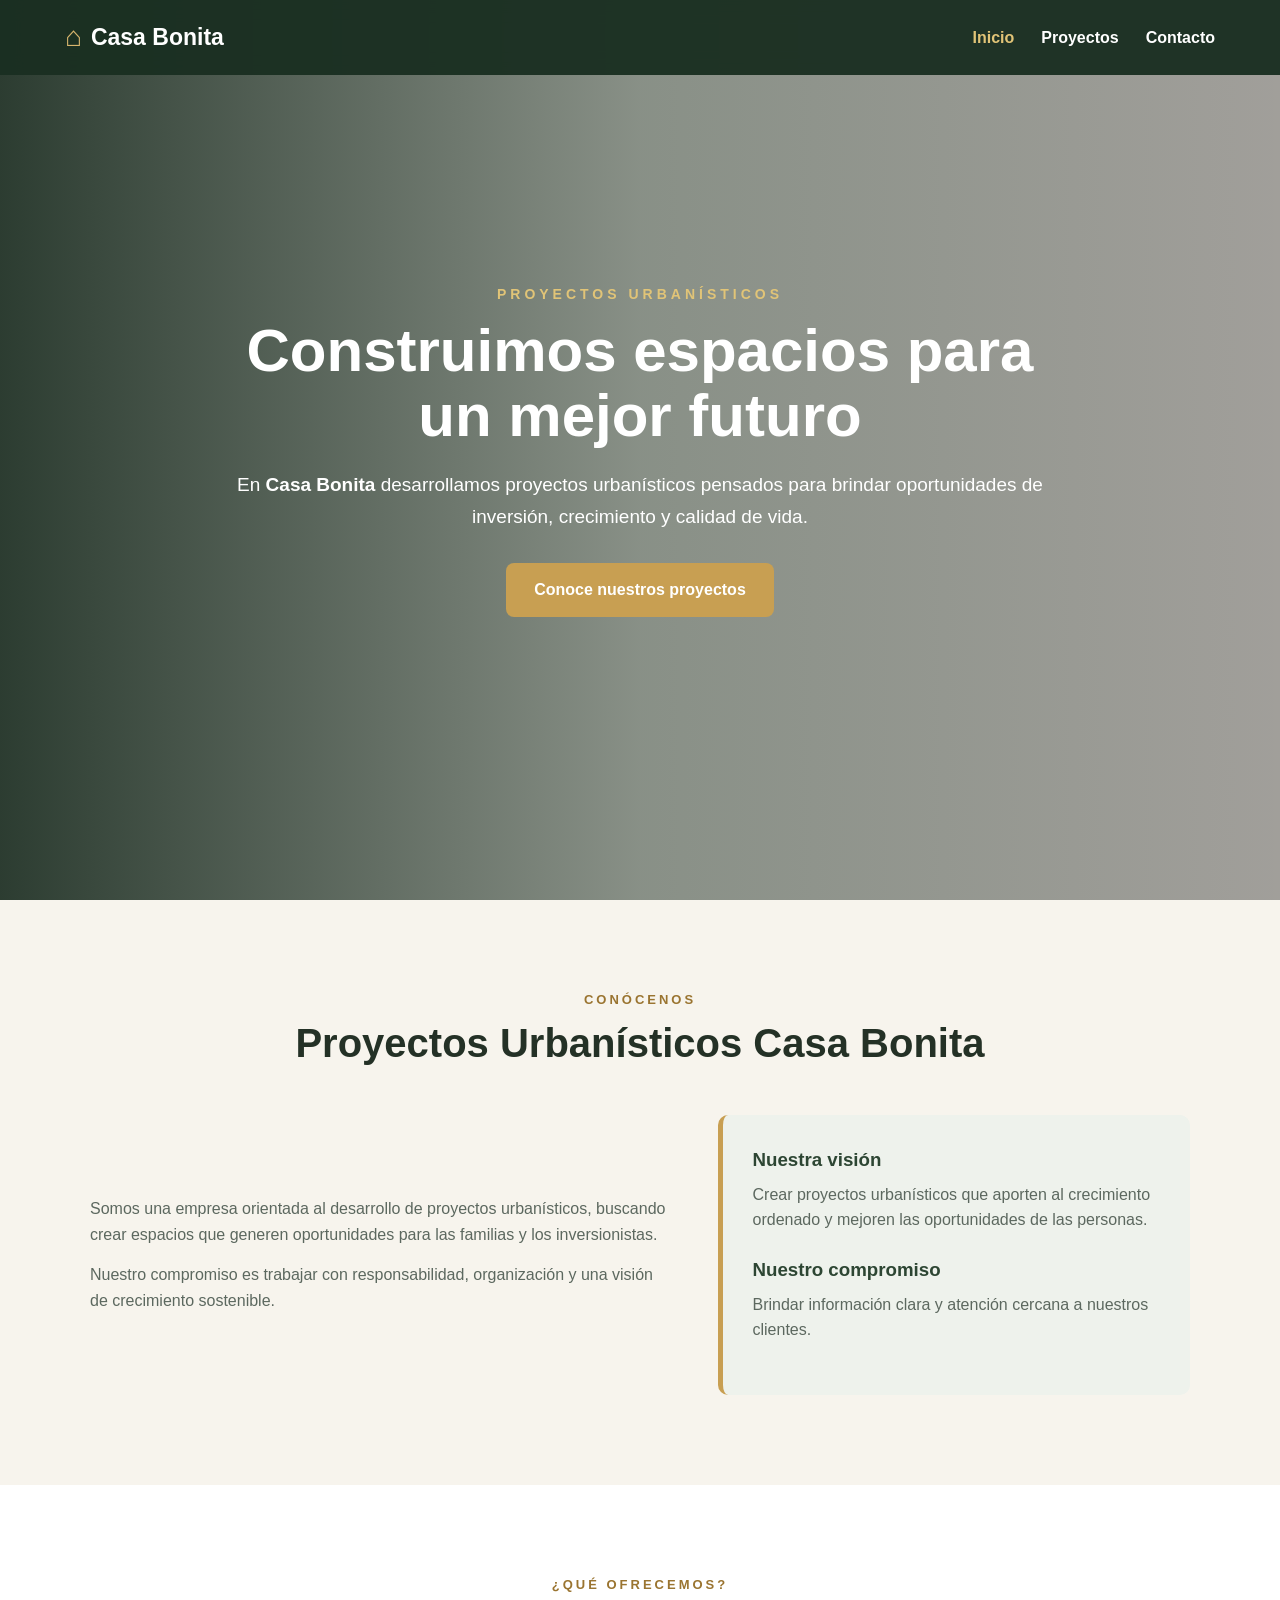
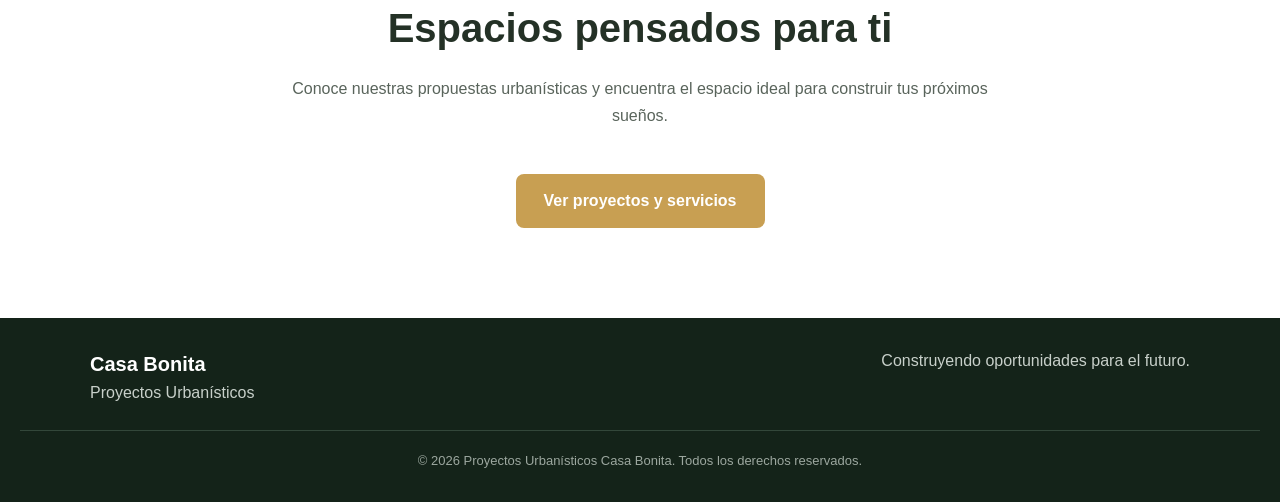
<file: index.html>
<!DOCTYPE html>
<html lang="es">
<head>
<meta charset="UTF-8"><meta name="viewport" content="width=device-width, initial-scale=1.0">
<meta name="description" content="Proyectos Urbanísticos Casa Bonita"><title>Casa Bonita | Inicio</title>
<link rel="stylesheet" href="estilos.css">
</head>
<body>
<header class="encabezado"><nav class="menu"><a href="index.html" class="logo"><span class="logo-icon">⌂</span>Casa Bonita</a><ul class="menu-links"><li><a class="activo" href="index.html">Inicio</a></li><li><a href="proyectos.html">Proyectos</a></li><li><a href="contacto.html">Contacto</a></li></ul><button class="menu-btn" onclick="mostrarMenu()">☰</button></nav></header>
<main>
<section class="hero"><video class="video-fondo" autoplay muted loop playsinline><source src="videos/fondo.mp4" type="video/mp4"></video><div class="capa"></div><div class="hero-contenido"><p class="etiqueta">PROYECTOS URBANÍSTICOS</p><h1>Construimos espacios para un mejor futuro</h1><p>En <strong>Casa Bonita</strong> desarrollamos proyectos urbanísticos pensados para brindar oportunidades de inversión, crecimiento y calidad de vida.</p><a href="proyectos.html" class="boton">Conoce nuestros proyectos</a></div></section>
<section class="seccion"><div class="contenedor"><p class="subtitulo">CONÓCENOS</p><h2>Proyectos Urbanísticos Casa Bonita</h2><div class="dos-columnas"><div><p>Somos una empresa orientada al desarrollo de proyectos urbanísticos, buscando crear espacios que generen oportunidades para las familias y los inversionistas.</p><p>Nuestro compromiso es trabajar con responsabilidad, organización y una visión de crecimiento sostenible.</p></div><div class="mision-card"><h3>Nuestra visión</h3><p>Crear proyectos urbanísticos que aporten al crecimiento ordenado y mejoren las oportunidades de las personas.</p><h3>Nuestro compromiso</h3><p>Brindar información clara y atención cercana a nuestros clientes.</p></div></div></div></section>
<section class="seccion destacado"><div class="contenedor texto-centro"><p class="subtitulo">¿QUÉ OFRECEMOS?</p><h2>Espacios pensados para ti</h2><p class="descripcion">Conoce nuestras propuestas urbanísticas y encuentra el espacio ideal para construir tus próximos sueños.</p><a href="proyectos.html" class="boton">Ver proyectos y servicios</a></div></section>
</main>
<footer><div class="footer-contenido"><div><strong>Casa Bonita</strong><p>Proyectos Urbanísticos</p></div><div><p>Construyendo oportunidades para el futuro.</p></div></div><p class="copyright">© 2026 Proyectos Urbanísticos Casa Bonita. Todos los derechos reservados.</p></footer>
<script src="script.js"></script></body></html>
</file>
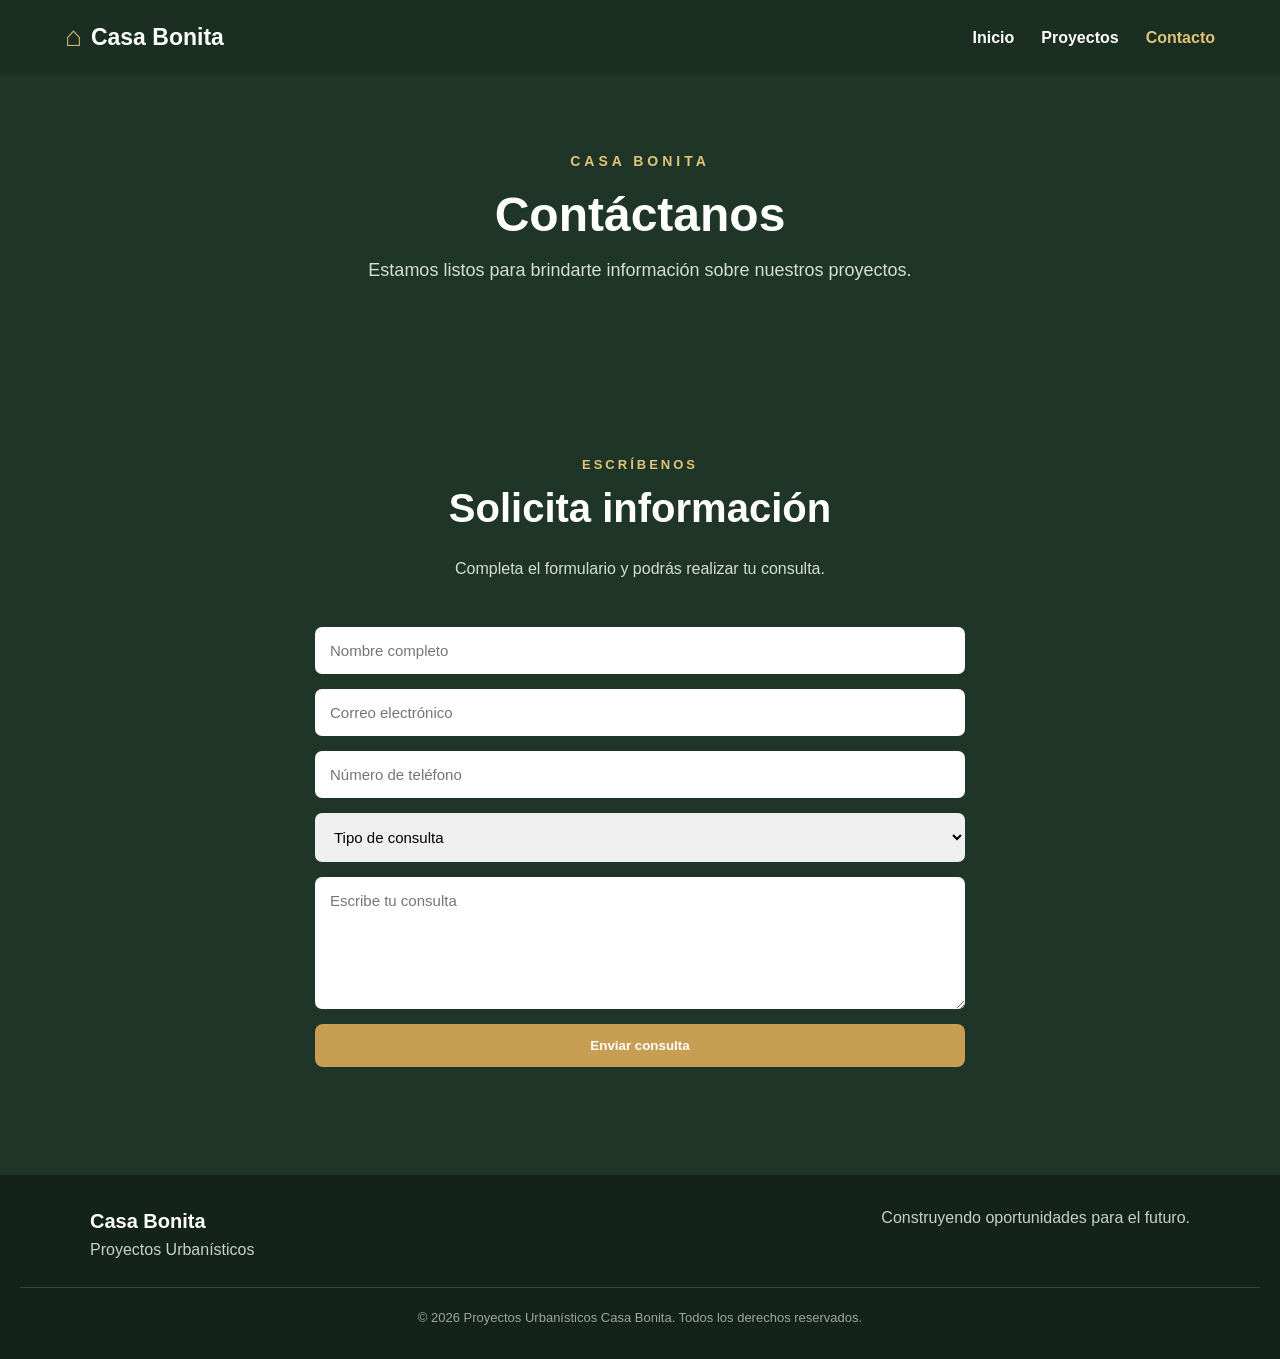
<file: contacto.html>
<!DOCTYPE html>
<html lang="es"><head><meta charset="UTF-8"><meta name="viewport" content="width=device-width, initial-scale=1.0"><meta name="description" content="Contacto de Casa Bonita"><title>Casa Bonita | Contacto</title><link rel="stylesheet" href="estilos.css"></head>
<body><header class="encabezado"><nav class="menu"><a href="index.html" class="logo"><span class="logo-icon">⌂</span>Casa Bonita</a><ul class="menu-links"><li><a href="index.html">Inicio</a></li><li><a href="proyectos.html">Proyectos</a></li><li><a class="activo" href="contacto.html">Contacto</a></li></ul><button class="menu-btn" onclick="mostrarMenu()">☰</button></nav></header>
<main><section class="cabecera-pagina"><p class="etiqueta">CASA BONITA</p><h1>Contáctanos</h1><p>Estamos listos para brindarte información sobre nuestros proyectos.</p></section><section class="seccion contacto"><div class="contenedor"><p class="subtitulo">ESCRÍBENOS</p><h2>Solicita información</h2><p class="descripcion">Completa el formulario y podrás realizar tu consulta.</p><form id="formularioContacto"><input type="text" placeholder="Nombre completo" required><input type="email" placeholder="Correo electrónico" required><input type="tel" placeholder="Número de teléfono"><select required><option value="">Tipo de consulta</option><option>Información sobre proyectos</option><option>Lotizaciones</option><option>Servicios</option><option>Otro</option></select><textarea placeholder="Escribe tu consulta" rows="6" required></textarea><button type="submit" class="boton">Enviar consulta</button></form><p id="mensajeFormulario" class="mensaje-formulario"></p></div></section></main>
<footer><div class="footer-contenido"><div><strong>Casa Bonita</strong><p>Proyectos Urbanísticos</p></div><div><p>Construyendo oportunidades para el futuro.</p></div></div><p class="copyright">© 2026 Proyectos Urbanísticos Casa Bonita. Todos los derechos reservados.</p></footer><script src="script.js"></script></body></html>
</file>
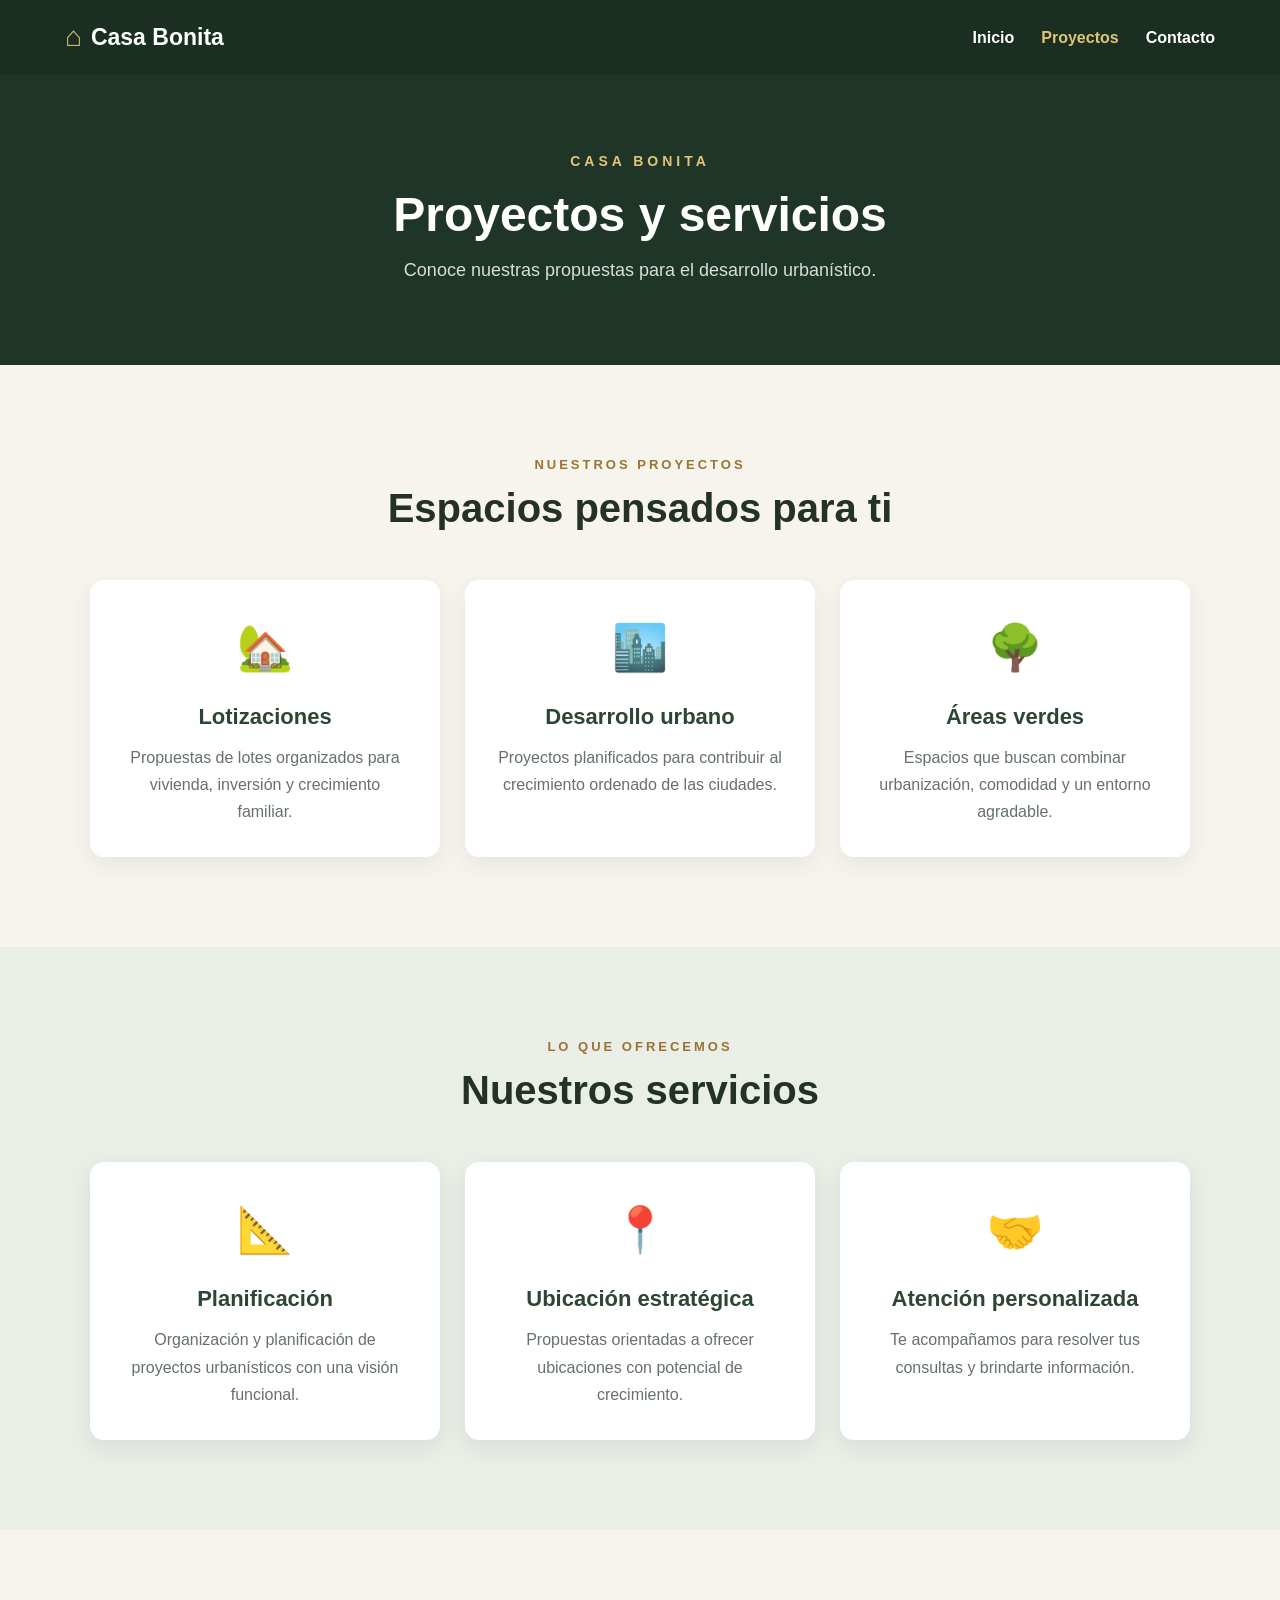
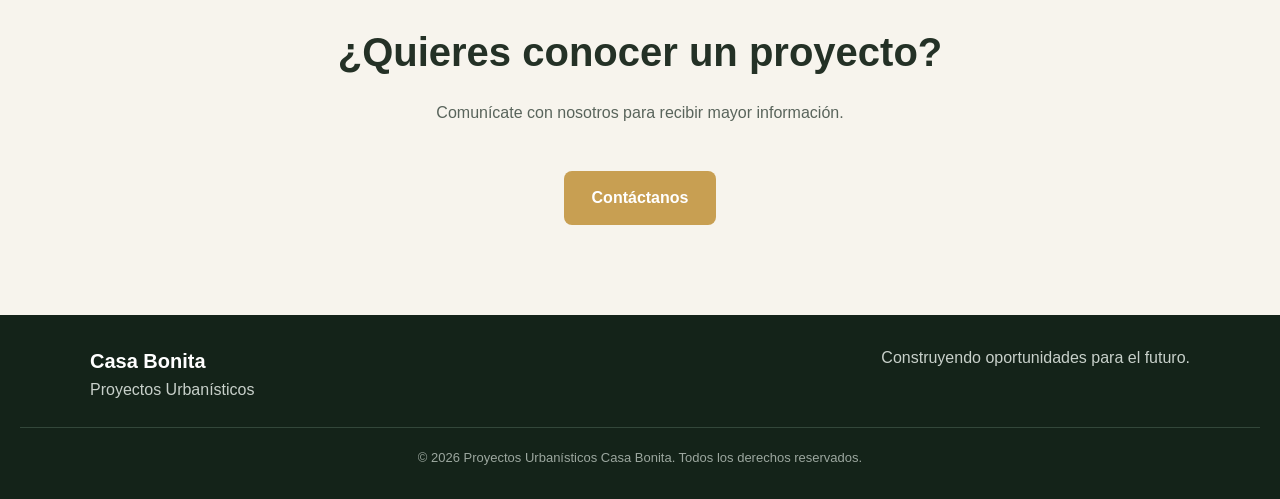
<file: proyectos.html>
<!DOCTYPE html>
<html lang="es"><head><meta charset="UTF-8"><meta name="viewport" content="width=device-width, initial-scale=1.0"><meta name="description" content="Proyectos y servicios de Casa Bonita"><title>Casa Bonita | Proyectos</title><link rel="stylesheet" href="estilos.css"></head>
<body><header class="encabezado"><nav class="menu"><a href="index.html" class="logo"><span class="logo-icon">⌂</span>Casa Bonita</a><ul class="menu-links"><li><a href="index.html">Inicio</a></li><li><a class="activo" href="proyectos.html">Proyectos</a></li><li><a href="contacto.html">Contacto</a></li></ul><button class="menu-btn" onclick="mostrarMenu()">☰</button></nav></header>
<main><section class="cabecera-pagina"><p class="etiqueta">CASA BONITA</p><h1>Proyectos y servicios</h1><p>Conoce nuestras propuestas para el desarrollo urbanístico.</p></section>
<section class="seccion"><div class="contenedor"><p class="subtitulo">NUESTROS PROYECTOS</p><h2>Espacios pensados para ti</h2><div class="tarjetas-grid"><article class="tarjeta"><span class="icono">🏡</span><h3>Lotizaciones</h3><p>Propuestas de lotes organizados para vivienda, inversión y crecimiento familiar.</p></article><article class="tarjeta"><span class="icono">🏙️</span><h3>Desarrollo urbano</h3><p>Proyectos planificados para contribuir al crecimiento ordenado de las ciudades.</p></article><article class="tarjeta"><span class="icono">🌳</span><h3>Áreas verdes</h3><p>Espacios que buscan combinar urbanización, comodidad y un entorno agradable.</p></article></div></div></section>
<section class="seccion contenido"><div class="contenedor"><p class="subtitulo">LO QUE OFRECEMOS</p><h2>Nuestros servicios</h2><div class="tarjetas-grid"><article class="tarjeta"><span class="icono">📐</span><h3>Planificación</h3><p>Organización y planificación de proyectos urbanísticos con una visión funcional.</p></article><article class="tarjeta"><span class="icono">📍</span><h3>Ubicación estratégica</h3><p>Propuestas orientadas a ofrecer ubicaciones con potencial de crecimiento.</p></article><article class="tarjeta"><span class="icono">🤝</span><h3>Atención personalizada</h3><p>Te acompañamos para resolver tus consultas y brindarte información.</p></article></div></div></section><section class="seccion texto-centro"><div class="contenedor"><h2>¿Quieres conocer un proyecto?</h2><p class="descripcion">Comunícate con nosotros para recibir mayor información.</p><a href="contacto.html" class="boton">Contáctanos</a></div></section></main>
<footer><div class="footer-contenido"><div><strong>Casa Bonita</strong><p>Proyectos Urbanísticos</p></div><div><p>Construyendo oportunidades para el futuro.</p></div></div><p class="copyright">© 2026 Proyectos Urbanísticos Casa Bonita. Todos los derechos reservados.</p></footer><script src="script.js"></script></body></html>
</file>
<file: estilos.css>
*{box-sizing:border-box;margin:0;padding:0}html{scroll-behavior:smooth}body{font-family:Arial,sans-serif;background:#f7f4ed;color:#243126;line-height:1.6}.encabezado{position:fixed;top:0;left:0;width:100%;z-index:1000;background:rgba(27,47,34,.96);backdrop-filter:blur(10px)}.menu{max-width:1200px;margin:auto;padding:15px 25px;display:flex;align-items:center;justify-content:space-between}.logo{color:#fff;text-decoration:none;font-size:23px;font-weight:bold;display:flex;align-items:center;gap:9px}.logo-icon{font-size:28px;color:#d7b56d}.menu-links{display:flex;gap:27px;list-style:none}.menu-links a{color:#fff;text-decoration:none;font-weight:bold;transition:.3s}.menu-links a:hover,.menu-links a.activo{color:#e1c477}.menu-btn{display:none;background:none;border:0;color:#fff;font-size:28px;cursor:pointer}.hero{height:100vh;min-height:620px;position:relative;display:flex;align-items:center;justify-content:center;overflow:hidden}.video-fondo{position:absolute;width:100%;height:100%;object-fit:cover}.capa{position:absolute;width:100%;height:100%;background:linear-gradient(90deg,rgba(16,35,23,.88),rgba(16,35,23,.48),rgba(0,0,0,.35))}.hero-contenido{position:relative;z-index:2;max-width:900px;padding:30px;text-align:center;color:#fff}.etiqueta{margin-bottom:14px;color:#e1c477;font-size:14px;letter-spacing:4px;font-weight:bold}.hero-contenido h1{margin-bottom:20px;font-size:60px;line-height:1.08}.hero-contenido p:not(.etiqueta){margin-bottom:30px;font-size:19px;line-height:1.7}.boton{display:inline-block;padding:14px 28px;border:0;border-radius:8px;background:#c89f52;color:#fff;text-decoration:none;font-weight:bold;cursor:pointer;transition:.3s}.boton:hover{background:#aa8139;transform:translateY(-3px)}.cabecera-pagina{padding:150px 20px 80px;text-align:center;background:#1f3527;color:#fff}.cabecera-pagina h1{font-size:48px;line-height:1.2;margin-bottom:12px}.cabecera-pagina p:last-child{font-size:18px;color:#d7ded8}.seccion{padding:90px 20px}.contenedor{max-width:1100px;margin:auto}.seccion h2{margin-bottom:15px;text-align:center;font-size:40px;color:#243126}.subtitulo{text-align:center;color:#9a7430;font-size:13px;font-weight:bold;letter-spacing:3px}.descripcion{max-width:720px;margin:0 auto 45px;text-align:center;color:#59645b;line-height:1.7}.tarjetas-grid{display:grid;grid-template-columns:repeat(3,1fr);gap:25px;margin-top:40px}.tarjeta{padding:32px;background:#fff;border-radius:14px;text-align:center;box-shadow:0 8px 25px rgba(31,49,37,.08);transition:.3s}.tarjeta:hover{transform:translateY(-8px)}.icono{font-size:45px}.tarjeta h3{margin:15px 0 10px;color:#2d4633;font-size:22px}.tarjeta p{color:#667168;line-height:1.7}.contenido{background:#e9eee7}.destacado{background:#fff}.texto-centro{text-align:center}.dos-columnas{display:grid;grid-template-columns:1.1fr .9fr;gap:50px;align-items:center;margin-top:40px}.dos-columnas>div:first-child p{color:#5c685f;margin:15px 0}.mision-card{background:#eef2ec;border-left:5px solid #c89f52;padding:30px;border-radius:10px}.mision-card h3{color:#2d4633;margin-bottom:7px}.mision-card p{color:#5c685f;margin-bottom:22px}.contacto{background:#1f3527;color:#fff;text-align:center}.contacto h2{color:#fff}.contacto .descripcion{color:#d7ded8}.contacto .subtitulo{color:#e1c477}form{max-width:650px;margin:40px auto 0;display:flex;flex-direction:column;gap:15px}input,textarea,select{width:100%;padding:15px;border:0;border-radius:7px;outline:none;font-family:Arial,sans-serif;font-size:15px}textarea{resize:vertical}.mensaje-formulario{margin-top:18px;color:#e1c477;font-weight:bold}footer{padding:30px 20px;background:#142319;color:#c8d0ca}.footer-contenido{max-width:1100px;margin:auto;display:flex;justify-content:space-between;gap:30px}.footer-contenido strong{font-size:20px;color:#fff}.copyright{text-align:center;margin-top:25px;padding-top:20px;border-top:1px solid #33473a;font-size:13px;color:#9ca79f}@media(max-width:768px){.menu-links{position:absolute;top:65px;left:0;width:100%;display:none;flex-direction:column;gap:18px;padding:25px;background:#1b2f22;text-align:center}.menu-links.activo{display:flex}.menu-btn{display:block}.hero-contenido h1{font-size:42px}.hero-contenido p:not(.etiqueta){font-size:17px}.tarjetas-grid,.dos-columnas{grid-template-columns:1fr}.seccion{padding:70px 20px}.cabecera-pagina h1{font-size:38px}.footer-contenido{flex-direction:column;text-align:center}}
</file>
